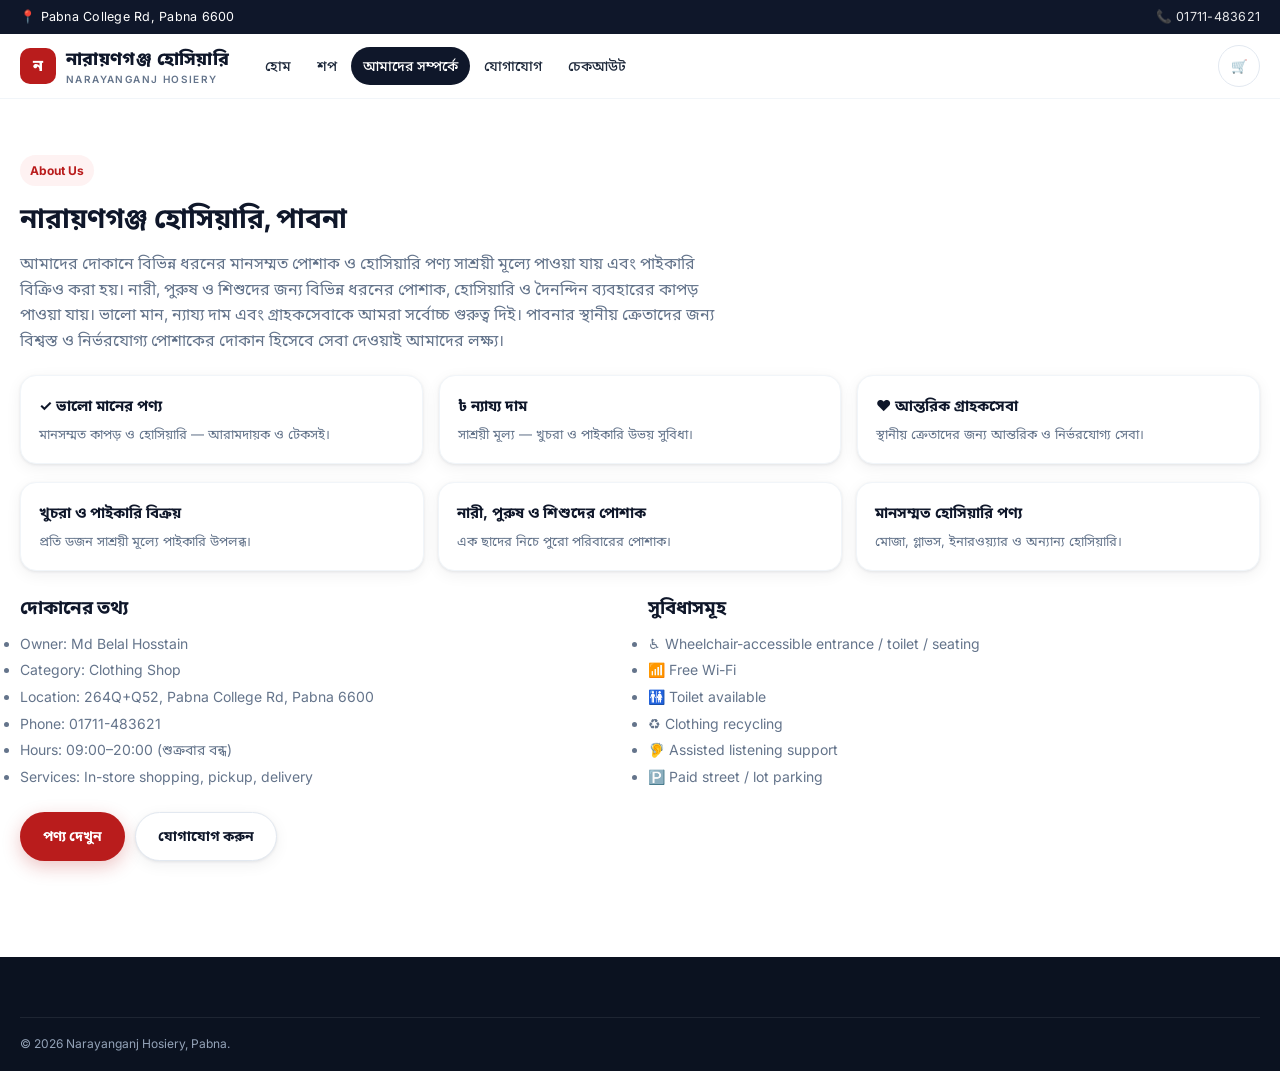
<file: about.html>
<!doctype html>
<html lang="bn">
<head>
<meta charset="utf-8"><meta name="viewport" content="width=device-width,initial-scale=1">
<title>আমাদের সম্পর্কে — নারায়ণগঞ্জ হোসিয়ারি, পাবনা</title>
<link rel="icon" href="data:image/svg+xml,<svg xmlns='http://www.w3.org/2000/svg' viewBox='0 0 100 100'><rect width='100' height='100' rx='18' fill='%23B91C1C'/><text x='50' y='62' font-size='44' text-anchor='middle' fill='white'>ন</text></svg>">
<link rel="stylesheet" href="css/style.css"><link rel="stylesheet" href="css/responsive.css">
</head>
<body>
<div class="topbar"><div class="container"><div class="topbar-left"><span>📍 Pabna College Rd, Pabna 6600</span></div><div class="topbar-right"><a href="tel:01711483621">📞 01711-483621</a></div></div></div>
<header class="header"><div class="container header-inner">
  <a href="index.html" class="logo"><span class="logo-mark">ন</span><span>নারায়ণগঞ্জ হোসিয়ারি<small>Narayanganj Hosiery</small></span></a>
  <nav class="nav"><a href="index.html">হোম</a><a href="shop.html">শপ</a><a href="about.html" class="active">আমাদের সম্পর্কে</a><a href="contact.html">যোগাযোগ</a><a href="checkout.html">চেকআউট</a></nav>
  <div class="header-actions"><button class="icon-btn" onclick="openCartDrawer()">🛒<span class="cart-badge" data-cart-count style="display:none">0</span></button><button id="hamburger" class="hamburger">☰</button></div>
</div></header>
<div id="mobileNav" class="mobile-nav"><div class="mobile-nav-backdrop" data-close-mobile></div><div class="mobile-nav-panel"><div style="display:flex;justify-content:space-between"><b>মেনু</b><button class="icon-btn" data-close-mobile>✕</button></div><nav class="nav"><a href="index.html">হোম</a><a href="shop.html">শপ</a><a href="about.html">আমাদের সম্পর্কে</a><a href="contact.html">যোগাযোগ</a></nav></div></div>

<main>
  <section class="section">
    <div class="container">
      <div class="pill">About Us</div>
      <h1 style="font-size:28px;margin:10px 0">নারায়ণগঞ্জ হোসিয়ারি, পাবনা</h1>
      <p style="color:var(--muted);max-width:70ch">আমাদের দোকানে বিভিন্ন ধরনের মানসম্মত পোশাক ও হোসিয়ারি পণ্য সাশ্রয়ী মূল্যে পাওয়া যায় এবং পাইকারি বিক্রিও করা হয়। নারী, পুরুষ ও শিশুদের জন্য বিভিন্ন ধরনের পোশাক, হোসিয়ারি ও দৈনন্দিন ব্যবহারের কাপড় পাওয়া যায়। ভালো মান, ন্যায্য দাম এবং গ্রাহকসেবাকে আমরা সর্বোচ্চ গুরুত্ব দিই। পাবনার স্থানীয় ক্রেতাদের জন্য বিশ্বস্ত ও নির্ভরযোগ্য পোশাকের দোকান হিসেবে সেবা দেওয়াই আমাদের লক্ষ্য।</p>

      <div class="feature-grid" style="margin-top:22px">
        <div class="feature"><h4>✓ ভালো মানের পণ্য</h4><p>মানসম্মত কাপড় ও হোসিয়ারি — আরামদায়ক ও টেকসই।</p></div>
        <div class="feature"><h4>৳ ন্যায্য দাম</h4><p>সাশ্রয়ী মূল্য — খুচরা ও পাইকারি উভয় সুবিধা।</p></div>
        <div class="feature"><h4>♥ আন্তরিক গ্রাহকসেবা</h4><p>স্থানীয় ক্রেতাদের জন্য আন্তরিক ও নির্ভরযোগ্য সেবা।</p></div>
      </div>

      <div style="display:grid;grid-template-columns:repeat(3,1fr);gap:14px;margin-top:18px">
        <div class="feature"><h4>খুচরা ও পাইকারি বিক্রয়</h4><p>প্রতি ডজন সাশ্রয়ী মূল্যে পাইকারি উপলব্ধ।</p></div>
        <div class="feature"><h4>নারী, পুরুষ ও শিশুদের পোশাক</h4><p>এক ছাদের নিচে পুরো পরিবারের পোশাক।</p></div>
        <div class="feature"><h4>মানসম্মত হোসিয়ারি পণ্য</h4><p>মোজা, গ্লাভস, ইনারওয়্যার ও অন্যান্য হোসিয়ারি।</p></div>
      </div>

      <div style="display:grid;grid-template-columns:1fr 1fr;gap:16px;margin-top:22px">
        <div class="card"><div class="card-body"><h3>দোকানের তথ্য</h3><ul style="font-size:14px;color:var(--muted);margin-top:8px;line-height:1.9">
          <li>Owner: Md Belal Hosstain</li><li>Category: Clothing Shop</li><li>Location: 264Q+Q52, Pabna College Rd, Pabna 6600</li><li>Phone: 01711-483621</li><li>Hours: 09:00–20:00 (শুক্রবার বন্ধ)</li><li>Services: In-store shopping, pickup, delivery</li></ul></div></div>
        <div class="card"><div class="card-body"><h3>সুবিধাসমূহ</h3><ul style="font-size:14px;color:var(--muted);margin-top:8px;line-height:1.9">
          <li>♿ Wheelchair-accessible entrance / toilet / seating</li><li>📶 Free Wi-Fi</li><li>🚻 Toilet available</li><li>♻️ Clothing recycling</li><li>🦻 Assisted listening support</li><li>🅿️ Paid street / lot parking</li></ul></div></div>
      </div>

      <div style="margin-top:22px;display:flex;gap:10px;flex-wrap:wrap"><a href="shop.html" class="btn btn-primary">পণ্য দেখুন</a><a href="contact.html" class="btn btn-secondary">যোগাযোগ করুন</a></div>
    </div>
  </section>
</main>

<footer class="footer"><div class="container"><div class="footer-bottom"><span>© 2026 Narayanganj Hosiery, Pabna.</span></div></div></footer>
<div id="cartDrawer" class="drawer"><div class="drawer-backdrop" data-close-drawer></div><div class="drawer-panel"><div class="drawer-head"><h3>শপিং কার্ট</h3><button class="icon-btn" data-close-drawer>✕</button></div><div id="cartBody" class="drawer-body"></div><div id="cartFoot" class="drawer-foot"><div id="cartSummary"></div></div></div></div>
<div id="toasts" class="toasts"></div>
<script src="js/config.js"></script><script src="js/products.js"></script><script src="js/cart.js"></script><script src="js/app.js"></script>
</body>
</html>
</file>
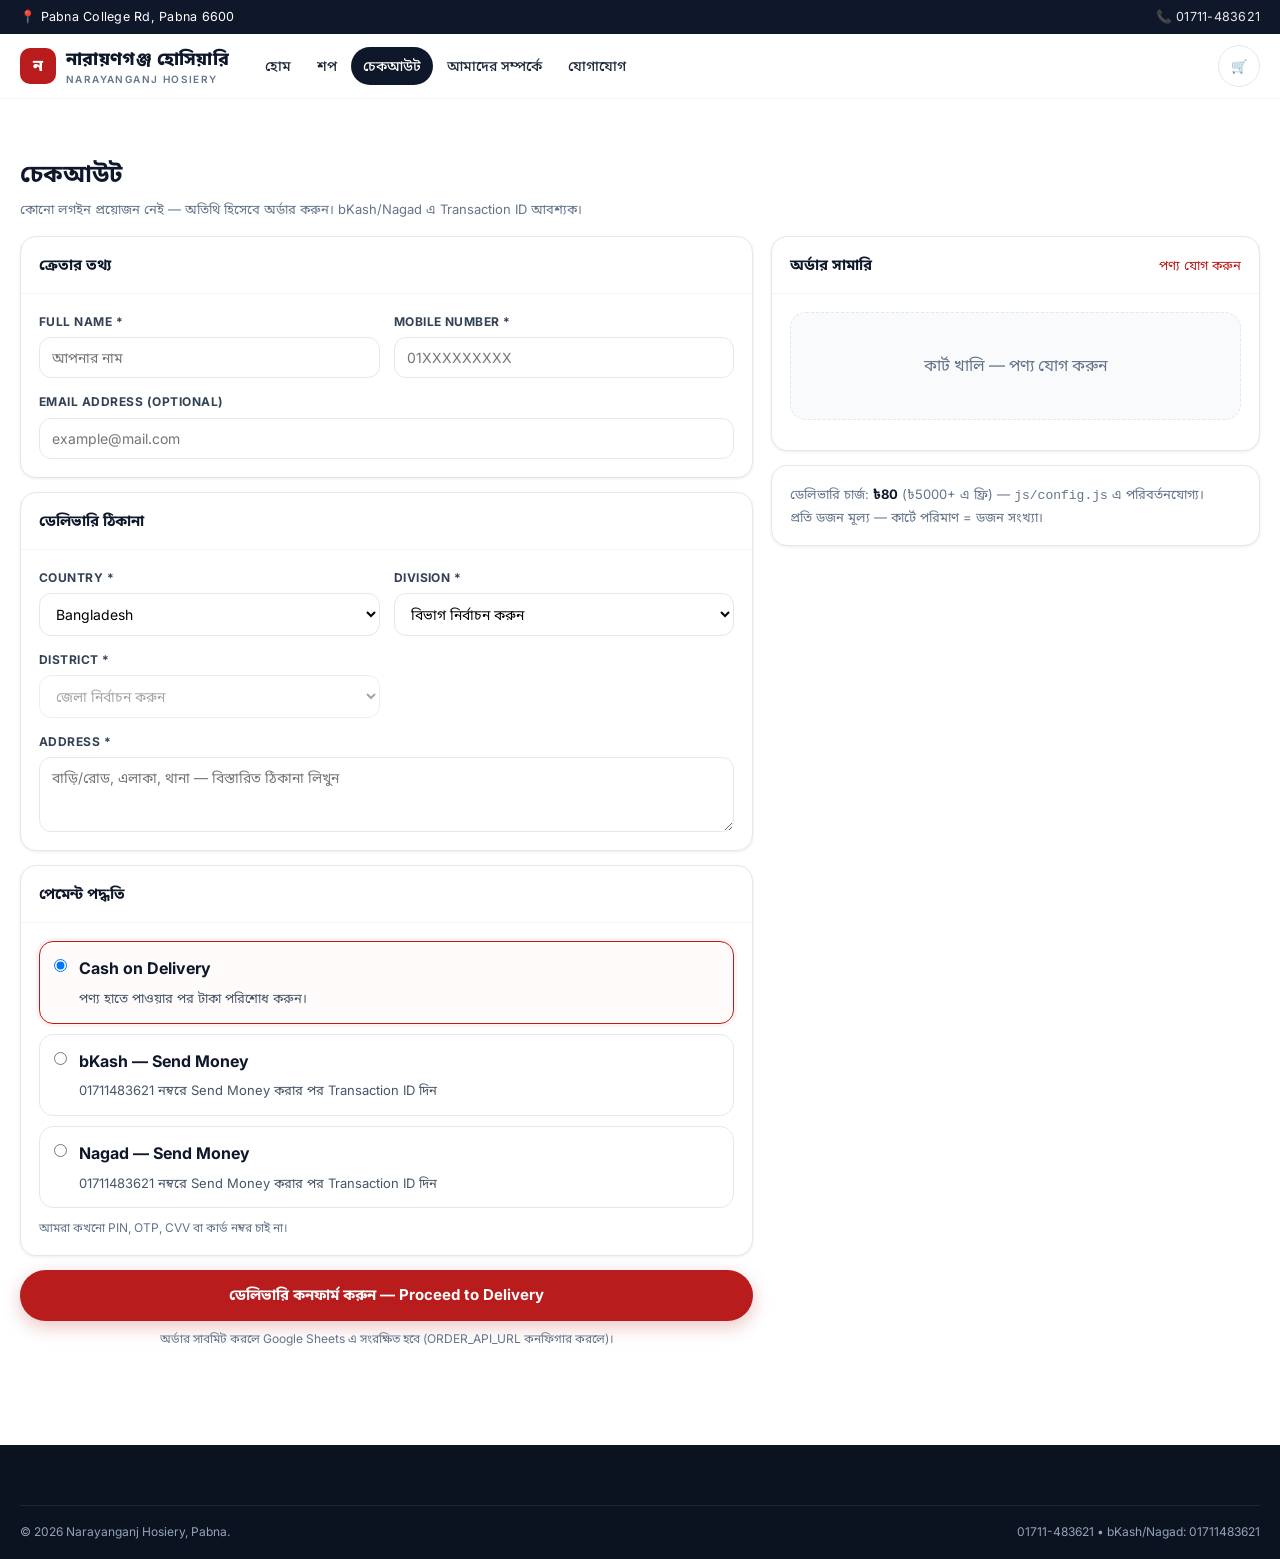
<file: checkout.html>
<!doctype html>
<html lang="bn">
<head>
<meta charset="utf-8"><meta name="viewport" content="width=device-width,initial-scale=1">
<title>চেকআউট — নারায়ণগঞ্জ হোসিয়ারি, পাবনা</title>
<link rel="icon" href="data:image/svg+xml,<svg xmlns='http://www.w3.org/2000/svg' viewBox='0 0 100 100'><rect width='100' height='100' rx='18' fill='%23B91C1C'/><text x='50' y='62' font-size='44' text-anchor='middle' fill='white'>ন</text></svg>">
<link rel="stylesheet" href="css/style.css"><link rel="stylesheet" href="css/responsive.css"><link rel="stylesheet" href="css/checkout.css">
</head>
<body>
<div class="topbar"><div class="container"><div class="topbar-left"><span>📍 Pabna College Rd, Pabna 6600</span></div><div class="topbar-right"><a href="tel:01711483621">📞 01711-483621</a></div></div></div>
<header class="header"><div class="container header-inner">
  <a href="index.html" class="logo"><span class="logo-mark">ন</span><span>নারায়ণগঞ্জ হোসিয়ারি<small>Narayanganj Hosiery</small></span></a>
  <nav class="nav"><a href="index.html">হোম</a><a href="shop.html">শপ</a><a href="checkout.html" class="active">চেকআউট</a><a href="about.html">আমাদের সম্পর্কে</a><a href="contact.html">যোগাযোগ</a></nav>
  <div class="header-actions"><button class="icon-btn" onclick="openCartDrawer()">🛒<span class="cart-badge" data-cart-count style="display:none">0</span></button><button id="hamburger" class="hamburger">☰</button></div>
</div></header>
<div id="mobileNav" class="mobile-nav"><div class="mobile-nav-backdrop" data-close-mobile></div><div class="mobile-nav-panel"><div style="display:flex;justify-content:space-between"><b>মেনু</b><button class="icon-btn" data-close-mobile>✕</button></div><nav class="nav"><a href="index.html">হোম</a><a href="shop.html">শপ</a><a href="checkout.html">চেকআউট</a><a href="about.html">আমাদের সম্পর্কে</a><a href="contact.html">যোগাযোগ</a></nav></div></div>

<main class="section">
  <div class="container">
    <!-- Success -->
    <div id="successSection" style="display:none">
      <div class="success-wrap card"><div class="card-body">
        <div class="success-icon">✓</div>
        <h1 style="font-size:22px">অর্ডার সফলভাবে গ্রহণ করা হয়েছে ✓</h1>
        <p class="muted" style="font-size:14px;margin:6px 0 16px">Order Submitted Successfully — THANK YOU FOR SHOPPING HERE. WE WILL CONTACT YOU SOON.</p>
        <div style="text-align:left;background:var(--bg-soft);border:1px solid var(--border-light);border-radius:14px;padding:14px;display:grid;gap:8px;font-size:14px">
          <div style="display:flex;justify-content:space-between"><span class="muted">Order ID</span><b id="successOrderId">—</b></div>
          <div style="display:flex;justify-content:space-between"><span class="muted">Customer</span><b id="successName">—</b></div>
          <div style="display:flex;justify-content:space-between"><span class="muted">Total</span><b id="successTotal">—</b></div>
          <div style="display:flex;justify-content:space-between"><span class="muted">Payment</span><b id="successPay">—</b></div>
          <div style="display:flex;justify-content:space-between"><span class="muted">District</span><b id="successDistrict">—</b></div>
        </div>
        <div style="display:flex;gap:10px;margin-top:16px;justify-content:center;flex-wrap:wrap"><a href="shop.html" class="btn btn-primary">কেনাকাটা চালিয়ে যান</a><a href="index.html" class="btn btn-secondary">হোমে ফিরুন</a></div>
      </div></div>
    </div>

    <div id="checkoutSection">
      <h1 style="font-size:24px;margin-bottom:6px">চেকআউট</h1>
      <p class="muted" style="font-size:13px;margin-bottom:16px">কোনো লগইন প্রয়োজন নেই — অতিথি হিসেবে অর্ডার করুন। bKash/Nagad এ Transaction ID আবশ্যক।</p>
      <div class="checkout-layout">
        <!-- Form -->
        <form id="checkoutForm" novalidate>
          <div class="card" style="margin-bottom:14px">
            <div class="card-head"><h3 style="font-size:15px">ক্রেতার তথ্য</h3></div>
            <div class="card-body form-grid">
              <div class="field"><label for="customerName">Full Name *</label><input id="customerName" placeholder="আপনার নাম"><span class="err-msg"></span></div>
              <div class="field"><label for="mobile">Mobile Number *</label><input id="mobile" placeholder="01XXXXXXXXX" inputmode="numeric"><span class="err-msg"></span></div>
              <div class="field full"><label for="email">Email Address (optional)</label><input id="email" type="email" placeholder="example@mail.com"><span class="err-msg"></span></div>
            </div>
          </div>

          <div class="card" style="margin-bottom:14px">
            <div class="card-head"><h3 style="font-size:15px">ডেলিভারি ঠিকানা</h3></div>
            <div class="card-body form-grid">
              <div class="field"><label for="country">Country *</label><select id="country"><option>Bangladesh</option></select><span class="err-msg"></span></div>
              <div class="field"><label for="division">Division *</label><select id="division"><option value="">বিভাগ নির্বাচন করুন</option></select><span class="err-msg"></span></div>
              <div class="field"><label for="district">District *</label><select id="district" disabled><option value="">জেলা নির্বাচন করুন</option></select><span class="err-msg"></span></div>
              <div class="field full"><label for="address">Address *</label><textarea id="address" rows="3" placeholder="বাড়ি/রোড, এলাকা, থানা — বিস্তারিত ঠিকানা লিখুন"></textarea><span class="err-msg"></span></div>
            </div>
          </div>

          <div class="card" style="margin-bottom:14px">
            <div class="card-head"><h3 style="font-size:15px">পেমেন্ট পদ্ধতি</h3></div>
            <div class="card-body">
              <div id="payOptions" class="pay-options">
                <label class="pay-option active"><input type="radio" name="payment" value="cod" checked><span><b>Cash on Delivery</b><div class="pay-meta" id="payInfo">পণ্য হাতে পাওয়ার পর টাকা পরিশোধ করুন।</div></span></label>
                <label class="pay-option"><input type="radio" name="payment" value="bkash"><span><b>bKash — Send Money</b><div class="pay-meta">01711483621 নম্বরে Send Money করার পর Transaction ID দিন</div></span></label>
                <label class="pay-option"><input type="radio" name="payment" value="nagad"><span><b>Nagad — Send Money</b><div class="pay-meta">01711483621 নম্বরে Send Money করার পর Transaction ID দিন</div></span></label>
              </div>
              <div id="txnBox" class="txn-box">
                <div class="field"><label for="transactionId">Transaction ID *</label><input id="transactionId" placeholder="e.g. 8N7K2P4Q9R"><span class="err-msg"></span><span class="muted" style="font-size:12px">bKash/Nagad Send Money করার পর প্রাপ্ত Transaction ID লিখুন। PIN/OTP দেবেন না।</span></div>
              </div>
              <p class="muted" style="font-size:12px;margin-top:10px">আমরা কখনো PIN, OTP, CVV বা কার্ড নম্বর চাই না।</p>
            </div>
          </div>

          <button id="submitBtn" type="submit" class="btn btn-primary" style="width:100%;padding:14px;font-size:15px">ডেলিভারি কনফার্ম করুন — Proceed to Delivery</button>
          <p class="muted" style="font-size:12px;text-align:center;margin-top:8px">অর্ডার সাবমিট করলে Google Sheets এ সংরক্ষিত হবে (ORDER_API_URL কনফিগার করলে)।</p>
        </form>

        <!-- Summary -->
        <div>
          <div class="card">
            <div class="card-head"><h3 style="font-size:15px">অর্ডার সামারি</h3><a href="shop.html" style="font-size:13px;color:var(--accent)">পণ্য যোগ করুন</a></div>
            <div class="card-body">
              <div id="orderSummaryItems" class="order-items"></div>
              <div id="orderTotals" style="margin-top:12px"></div>
            </div>
          </div>
          <div class="card" style="margin-top:14px"><div class="card-body" style="font-size:13px;color:var(--muted)">ডেলিভারি চার্জ: <b style="color:var(--dark)">৳80</b> (৳5000+ এ ফ্রি) — <code>js/config.js</code> এ পরিবর্তনযোগ্য।<br>প্রতি ডজন মূল্য — কার্টে পরিমাণ = ডজন সংখ্যা।</div></div>
        </div>
      </div>
    </div>
  </div>
</main>

<footer class="footer"><div class="container"><div class="footer-bottom"><span>© 2026 Narayanganj Hosiery, Pabna.</span><span>01711-483621 • bKash/Nagad: 01711483621</span></div></div></footer>

<div id="cartDrawer" class="drawer"><div class="drawer-backdrop" data-close-drawer></div><div class="drawer-panel"><div class="drawer-head"><h3>শপিং কার্ট</h3><button class="icon-btn" data-close-drawer>✕</button></div><div id="cartBody" class="drawer-body"></div><div id="cartFoot" class="drawer-foot"><div id="cartSummary"></div></div></div></div>
<div id="toasts" class="toasts"></div>
<script src="js/config.js"></script><script src="js/products.js"></script><script src="js/cart.js"></script><script src="js/app.js"></script><script src="js/checkout.js"></script>
</body>
</html>
</file>
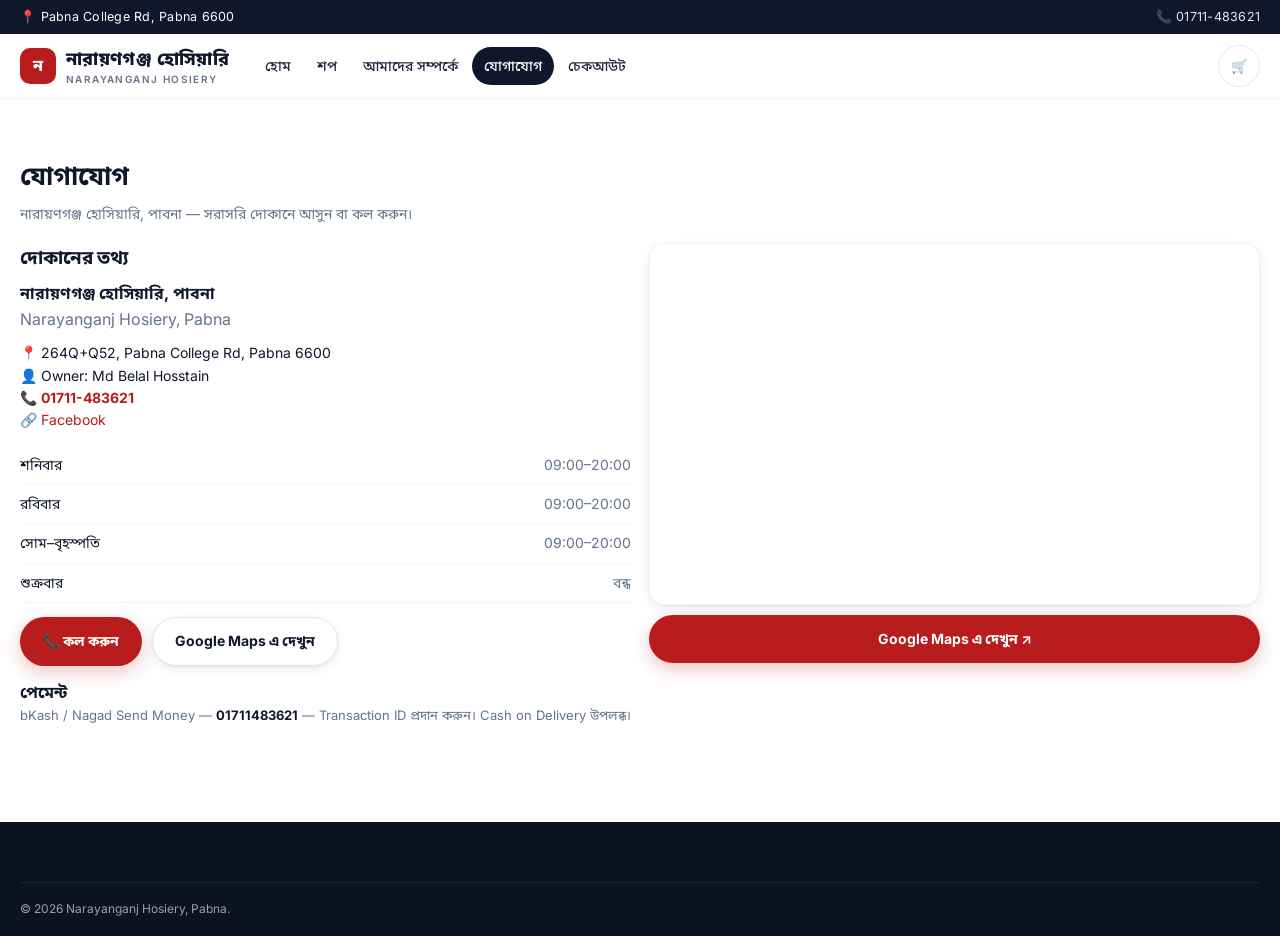
<file: contact.html>
<!doctype html>
<html lang="bn">
<head>
<meta charset="utf-8"><meta name="viewport" content="width=device-width,initial-scale=1">
<title>যোগাযোগ — নারায়ণগঞ্জ হোসিয়ারি, পাবনা</title>
<link rel="icon" href="data:image/svg+xml,<svg xmlns='http://www.w3.org/2000/svg' viewBox='0 0 100 100'><rect width='100' height='100' rx='18' fill='%23B91C1C'/><text x='50' y='62' font-size='44' text-anchor='middle' fill='white'>ন</text></svg>">
<link rel="stylesheet" href="css/style.css"><link rel="stylesheet" href="css/responsive.css">
</head>
<body>
<div class="topbar"><div class="container"><div class="topbar-left"><span>📍 Pabna College Rd, Pabna 6600</span></div><div class="topbar-right"><a href="tel:01711483621">📞 01711-483621</a></div></div></div>
<header class="header"><div class="container header-inner">
  <a href="index.html" class="logo"><span class="logo-mark">ন</span><span>নারায়ণগঞ্জ হোসিয়ারি<small>Narayanganj Hosiery</small></span></a>
  <nav class="nav"><a href="index.html">হোম</a><a href="shop.html">শপ</a><a href="about.html">আমাদের সম্পর্কে</a><a href="contact.html" class="active">যোগাযোগ</a><a href="checkout.html">চেকআউট</a></nav>
  <div class="header-actions"><button class="icon-btn" onclick="openCartDrawer()">🛒<span class="cart-badge" data-cart-count style="display:none">0</span></button><button id="hamburger" class="hamburger">☰</button></div>
</div></header>
<div id="mobileNav" class="mobile-nav"><div class="mobile-nav-backdrop" data-close-mobile></div><div class="mobile-nav-panel"><div style="display:flex;justify-content:space-between"><b>মেনু</b><button class="icon-btn" data-close-mobile>✕</button></div><nav class="nav"><a href="index.html">হোম</a><a href="shop.html">শপ</a><a href="about.html">আমাদের সম্পর্কে</a><a href="contact.html">যোগাযোগ</a></nav></div></div>

<main class="section">
  <div class="container">
    <h1 style="font-size:26px">যোগাযোগ</h1>
    <p class="muted" style="font-size:14px;margin:6px 0 18px">নারায়ণগঞ্জ হোসিয়ারি, পাবনা — সরাসরি দোকানে আসুন বা কল করুন।</p>

    <div style="display:grid;grid-template-columns:1fr 1fr;gap:18px;align-items:start">
      <div>
        <div class="card"><div class="card-body">
          <h3>দোকানের তথ্য</h3>
          <p style="margin-top:8px"><b>নারায়ণগঞ্জ হোসিয়ারি, পাবনা</b><br><span class="muted">Narayanganj Hosiery, Pabna</span></p>
          <p style="margin-top:10px;font-size:14px">📍 264Q+Q52, Pabna College Rd, Pabna 6600<br>👤 Owner: Md Belal Hosstain<br>📞 <a href="tel:01711483621" style="color:var(--accent);font-weight:700">01711-483621</a><br>🔗 <a href="https://www.facebook.com/md.belal.hossain.122481" target="_blank" rel="noopener" style="color:var(--accent)">Facebook</a></p>
          <table class="hours-table" style="margin-top:14px"><tr><td>শনিবার</td><td>09:00–20:00</td></tr><tr><td>রবিবার</td><td>09:00–20:00</td></tr><tr><td>সোম–বৃহস্পতি</td><td>09:00–20:00</td></tr><tr><td>শুক্রবার</td><td>বন্ধ</td></tr></table>
          <div style="display:flex;gap:10px;margin-top:14px;flex-wrap:wrap"><a href="tel:01711483621" class="btn btn-primary">📞 কল করুন</a><a href="https://maps.app.goo.gl/VRsFene5daTmZyXH8" target="_blank" rel="noopener" class="btn btn-secondary">Google Maps এ দেখুন</a></div>
        </div></div>
        <div class="card" style="margin-top:14px"><div class="card-body"><h4>পেমেন্ট</h4><p class="muted" style="font-size:13px">bKash / Nagad Send Money — <b style="color:var(--dark)">01711483621</b> — Transaction ID প্রদান করুন। Cash on Delivery উপলব্ধ।</p></div></div>
      </div>

      <div id="map">
        <div class="map-wrap"><iframe id="gmapFrame" loading="lazy" referrerpolicy="strict-origin-when-cross-origin" allowfullscreen></iframe></div>
        <a href="https://maps.app.goo.gl/VRsFene5daTmZyXH8" target="_blank" rel="noopener" class="btn btn-primary" style="width:100%;margin-top:10px">Google Maps এ দেখুন ↗</a>
      </div>
    </div>
  </div>
</main>

<footer class="footer"><div class="container"><div class="footer-bottom"><span>© 2026 Narayanganj Hosiery, Pabna.</span></div></div></footer>
<div id="cartDrawer" class="drawer"><div class="drawer-backdrop" data-close-drawer></div><div class="drawer-panel"><div class="drawer-head"><h3>শপিং কার্ট</h3><button class="icon-btn" data-close-drawer>✕</button></div><div id="cartBody" class="drawer-body"></div><div id="cartFoot" class="drawer-foot"><div id="cartSummary"></div></div></div></div>
<div id="toasts" class="toasts"></div>
<script src="js/config.js"></script><script src="js/products.js"></script><script src="js/cart.js"></script><script src="js/app.js"></script>
</body>
</html>
</file>
<file: css/style.css>
/* style.css — Narayanganj Hosiery */
@import url('https://fonts.googleapis.com/css2?family=Inter:wght@400;500;600;700;800&family=Noto+Sans+Bengali:wght@400;500;600;700&display=swap');

:root{
  --accent:#B91C1C;
  --accent-dark:#991B1B;
  --accent-light:#FEF2F2;
  --accent-soft:#FECACA;
  --dark:#0F172A;
  --dark2:#1E293B;
  --muted:#64748B;
  --muted2:#94A3B8;
  --border:#E2E8F0;
  --border-light:#F1F5F9;
  --bg:#FFFFFF;
  --bg-soft:#F8FAFC;
  --bg-warm:#FFFBF5;
  --radius:14px;
  --radius-lg:20px;
  --radius-xl:28px;
  --shadow:0 1px 3px rgba(15,23,42,.08), 0 4px 16px rgba(15,23,42,.06);
  --shadow-lg:0 8px 30px rgba(15,23,42,.12);
  --header-h:64px;
  --container:1280px;
}
*{margin:0;padding:0;box-sizing:border-box}
html{scroll-behavior:smooth;overflow-x:hidden}
body{
  font-family:'Inter','Noto Sans Bengali',system-ui,sans-serif;
  color:var(--dark); background:var(--bg);
  line-height:1.6; overflow-x:hidden;
  -webkit-font-smoothing:antialiased;
}
img{max-width:100%;display:block}
a{color:inherit;text-decoration:none}
button{font-family:inherit;cursor:pointer}
input,select,textarea{font-family:inherit}
.container{max-width:var(--container);margin:0 auto;padding:0 20px}
.section{padding:56px 0}
.section-title{
  font-size:26px;font-weight:800;letter-spacing:.08em;text-transform:uppercase;
  text-align:center;color:var(--dark);
}
.divider-row{
  display:flex;align-items:center;gap:16px;justify-content:center;margin-bottom:28px;
}
.divider-row .line{height:1px;background:var(--border);flex:1;max-width:160px}
.divider-row .line.short{max-width:48px}

/* Top bar */
.topbar{
  background:var(--dark);color:#fff;font-size:12.5px;
  padding:7px 0;letter-spacing:.02em;
}
.topbar .container{display:flex;justify-content:space-between;align-items:center;gap:12px;flex-wrap:wrap}
.topbar a{color:#fff;opacity:.9}
.topbar a:hover{opacity:1;text-decoration:underline}
.topbar-left,.topbar-right{display:flex;gap:16px;align-items:center;flex-wrap:wrap}

/* Header */
.header{
  position:sticky;top:0;z-index:40;background:rgba(255,255,255,.92);
  backdrop-filter:saturate(180%) blur(14px);
  border-bottom:1px solid var(--border-light);
}
.header-inner{
  display:flex;align-items:center;gap:16px;height:var(--header-h);
}
.logo{
  display:flex;align-items:center;gap:10px;font-weight:800;font-size:18px;letter-spacing:.02em;white-space:nowrap;
}
.logo-mark{
  width:36px;height:36px;border-radius:10px;background:var(--accent);color:#fff;
  display:grid;place-items:center;font-size:16px;font-weight:800;
}
.logo small{display:block;font-size:10px;font-weight:600;letter-spacing:.14em;text-transform:uppercase;color:var(--muted);margin-top:-2px}
.nav{
  display:flex;align-items:center;gap:2px;margin-left:8px;
}
.nav a{
  padding:8px 12px;border-radius:999px;font-size:14px;font-weight:500;color:var(--dark2);
}
.nav a:hover{background:var(--bg-soft)}
.nav a.active{background:var(--dark);color:#fff}
.header-actions{display:flex;align-items:center;gap:8px;margin-left:auto}
.search-box{
  position:relative;display:flex;align-items:center;
}
.search-box input{
  width:260px;padding:10px 36px 10px 14px;border:1px solid var(--border);border-radius:999px;
  background:var(--bg-soft);font-size:14px;outline:none;
}
.search-box input:focus{border-color:var(--accent);background:#fff;box-shadow:0 0 0 3px var(--accent-light)}
.search-box button{
  position:absolute;right:4px;width:30px;height:30px;border-radius:50%;border:0;background:var(--dark);color:#fff;display:grid;place-items:center;
}
.icon-btn{
  width:42px;height:42px;border-radius:50%;border:1px solid var(--border);background:#fff;display:grid;place-items:center;position:relative;
}
.icon-btn:hover{border-color:var(--dark)}
.cart-badge{
  position:absolute;top:-6px;right:-6px;min-width:20px;height:20px;padding:0 5px;border-radius:999px;background:var(--accent);color:#fff;
  font-size:11px;font-weight:700;display:grid;place-items:center;
}
.hamburger{display:none;width:42px;height:42px;border:1px solid var(--border);background:#fff;border-radius:10px;display:none;place-items:center}

/* Mobile nav drawer */
.mobile-nav{
  position:fixed;inset:0;z-index:60;display:none;
}
.mobile-nav.open{display:block}
.mobile-nav-backdrop{position:absolute;inset:0;background:rgba(15,23,42,.45);backdrop-filter:blur(2px)}
.mobile-nav-panel{
  position:absolute;left:0;top:0;bottom:0;width:84%;max-width:360px;background:#fff;overflow:auto;padding:20px;
  box-shadow:var(--shadow-lg);
}
.mobile-nav-panel .nav{flex-direction:column;align-items:stretch;margin:16px 0}
.mobile-nav-panel .nav a{padding:12px 14px;border-radius:12px}

/* Hero slider */
.hero-wrap{padding:18px 0 8px}
.hero{
  position:relative;overflow:hidden;border-radius:var(--radius-xl);
  background:linear-gradient(135deg,#FFF7ED 0%, #FEF2F2 55%, #FDF2F8 100%);
  min-height:420px;isolation:isolate;
}
.hero-track{display:flex;transition:transform .6s cubic-bezier(.4,0,.2,1);height:100%}
.hero-slide{
  min-width:100%;display:grid;grid-template-columns:1.15fr .85fr;gap:24px;align-items:center;
  padding:36px 40px;min-height:420px;position:relative;
}
.hero-content{position:relative;z-index:1}
.eyebrow{
  display:inline-flex;align-items:center;gap:8px;
  font-size:12px;font-weight:700;letter-spacing:.14em;text-transform:uppercase;color:var(--accent);
  background:var(--accent-light);padding:6px 12px;border-radius:999px;margin-bottom:14px;
}
.hero-title{
  font-size:42px;font-weight:800;line-height:1.05;letter-spacing:-.02em;color:var(--dark);
}
.hero-title span{color:var(--accent)}
.hero-desc{margin-top:12px;color:var(--muted);font-size:15px;max-width:48ch}
.hero-actions{display:flex;gap:12px;margin-top:22px;flex-wrap:wrap}
.btn{
  display:inline-flex;align-items:center;justify-content:center;gap:8px;
  padding:12px 22px;border-radius:999px;font-weight:700;font-size:14px;border:1px solid transparent;transition:.2s;
  white-space:nowrap;
}
.btn-primary{background:var(--accent);color:#fff;box-shadow:0 6px 18px rgba(185,28,28,.25)}
.btn-primary:hover{background:var(--accent-dark);transform:translateY(-1px)}
.btn-secondary{background:#fff;color:var(--dark);border-color:var(--border);box-shadow:var(--shadow)}
.btn-secondary:hover{border-color:var(--dark)}
.btn-ghost{background:transparent;border-color:var(--border);color:var(--dark)}
.hero-visual{
  position:relative;height:100%;min-height:320px;border-radius:20px;overflow:hidden;
  background:linear-gradient(180deg, rgba(255,255,255,.7), rgba(255,255,255,0));
  border:1px solid rgba(255,255,255,.8);
  display:grid;place-items:center;
}
.hero-visual-inner{
  width:100%;height:100%;min-height:320px;
  background: var(--bg-soft);
  display:block;position:relative;overflow:hidden;
  border-radius:14px;
}
.hero-visual-inner.hero-fallback{
  background: var(--bg-soft);
}
.hero-visual-inner::after{
  content:"";position:absolute;inset:0;
  background: radial-gradient(600px 300px at 70% 30%, rgba(255,255,255,.35), transparent 65%);
  pointer-events:none;z-index:1;
}
/* legacy placeholder - never show (removed from JS, kept as safety) */
.hero-placeholder{ display:none !important; }
.hero-slide img.hero-img{
  position:absolute;inset:0;width:100%;height:100%;object-fit:cover;object-position:center;
  display:block;z-index:2;border-radius:14px;
}
.hero-dots{
  position:absolute;left:50%;bottom:16px;transform:translateX(-50%);
  display:flex;gap:8px;z-index:2;
}
.hero-dots button{
  width:8px;height:8px;border-radius:999px;border:0;background:rgba(15,23,42,.2);transition:.2s;
}
.hero-dots button.active{width:28px;background:var(--accent)}
.hero-arrow{
  position:absolute;top:50%;transform:translateY(-50%);
  width:42px;height:42px;border-radius:50%;border:1px solid var(--border);background:rgba(255,255,255,.9);
  display:grid;place-items:center;z-index:2;backdrop-filter:blur(6px);
}
.hero-arrow:hover{background:#fff}
.hero-arrow.prev{left:14px}
.hero-arrow.next{right:14px}

/* Top categories strip */
.top-cats{
  display:grid;grid-template-columns:repeat(8,1fr);gap:12px;
}
.top-cat{
  background:#fff;border:1px solid var(--border-light);border-radius:16px;padding:14px 10px;text-align:center;
  transition:.2s;
}
.top-cat:hover{transform:translateY(-2px);box-shadow:var(--shadow);border-color:var(--border)}
.top-cat-icon{
  width:56px;height:56px;border-radius:14px;margin:0 auto 10px;display:grid;place-items:center;font-size:24px;
  background:var(--bg-soft);border:1px solid var(--border-light);
}
.top-cat b{font-size:13px;display:block}
.top-cat span{font-size:11px;color:var(--muted)}

/* Category cards */
.cat-grid{display:grid;grid-template-columns:repeat(4,1fr);gap:16px}
.cat-card{
  position:relative;overflow:hidden;border-radius:20px;background:#fff;border:1px solid var(--border-light);
  box-shadow:var(--shadow);transition:.25s;
}
.cat-card:hover{transform:translateY(-3px);box-shadow:var(--shadow-lg)}
.cat-card-media{
  height:180px;background:var(--bg-soft);display:grid;place-items:center;position:relative;overflow:hidden;
}
.cat-card-media .ph{font-size:42px}
.cat-card-body{padding:16px}
.cat-card-body h3{font-size:16px}
.cat-card-body p{font-size:13px;color:var(--muted);margin:4px 0 12px;min-height:38px}

/* Products */
.toolbar{
  display:flex;gap:12px;align-items:center;flex-wrap:wrap;margin-bottom:16px;
}
.toolbar .search-inline{flex:1;min-width:200px;position:relative}
.toolbar .search-inline input{
  width:100%;padding:11px 14px 11px 40px;border:1px solid var(--border);border-radius:12px;background:#fff;outline:none;
}
.toolbar .search-inline .si{position:absolute;left:12px;top:50%;transform:translateY(-50%);color:var(--muted)}
.chips{display:flex;gap:8px;flex-wrap:wrap}
.chip{
  padding:8px 14px;border-radius:999px;border:1px solid var(--border);background:#fff;font-size:13px;font-weight:600;
}
.chip.active{background:var(--dark);color:#fff;border-color:var(--dark)}
.select{
  padding:10px 12px;border:1px solid var(--border);border-radius:12px;background:#fff;font-size:13px;
}
.product-grid{
  display:grid;grid-template-columns:repeat(4,1fr);gap:16px;
}
.pcard{
  background:#fff;border:1px solid var(--border-light);border-radius:16px;overflow:hidden;
  display:flex;flex-direction:column;transition:.22s;position:relative;
}
.pcard:hover{transform:translateY(-3px);box-shadow:var(--shadow-lg)}
.pcard-media{
  position:relative;height:210px;background:linear-gradient(180deg,#F8FAFC,#FFFFFF);display:grid;place-items:center;overflow:hidden;
}
.pcard-media .ph{font-size:48px;transition:transform .3s}
.pcard:hover .ph{transform:scale(1.06)}
.badge{
  position:absolute;left:10px;top:10px;background:var(--accent);color:#fff;font-size:11px;font-weight:700;
  padding:5px 8px;border-radius:999px;
}
.badge.green{background:#059669}
.badge.dark{background:var(--dark)}
.pcard-body{padding:12px 14px 14px;display:flex;flex-direction:column;gap:8px;flex:1}
.pcard-cat{font-size:11px;font-weight:700;letter-spacing:.08em;text-transform:uppercase;color:var(--muted)}
.pcard-title{font-size:14px;font-weight:700;line-height:1.35;min-height:38px}
.pcard-price{display:flex;align-items:baseline;gap:8px;flex-wrap:wrap}
.pcard-price .now{font-weight:800;font-size:16px}
.pcard-price .old{color:var(--muted);text-decoration:line-through;font-size:13px}
.pcard-price .unit{font-size:11px;color:var(--muted);background:var(--bg-soft);padding:3px 7px;border-radius:999px;border:1px solid var(--border-light)}
.pcard-meta{font-size:11px;color:var(--muted);display:flex;gap:8px;align-items:center;flex-wrap:wrap}
.pcard-actions{display:flex;gap:8px;margin-top:auto}
.pcard-actions .btn{flex:1;padding:10px 12px;font-size:13px}
.pcard-actions .btn-icon{width:40px;flex:0 0 40px;padding:0;border-radius:12px;border:1px solid var(--border);background:#fff;display:grid;place-items:center}
.pcard-actions .btn-icon:hover{border-color:var(--dark)}
.stars{color:#F59E0B;letter-spacing:1px;font-size:12px}

/* Empty states */
.empty{
  text-align:center;padding:40px 20px;color:var(--muted);border:1px dashed var(--border);border-radius:16px;background:var(--bg-soft);
}

/* Drawer / Modal */
.drawer{
  position:fixed;inset:0;z-index:70;display:none;
}
.drawer.open{display:block}
.drawer-backdrop{position:absolute;inset:0;background:rgba(15,23,42,.45);backdrop-filter:blur(2px)}
.drawer-panel{
  position:absolute;right:0;top:0;bottom:0;width:100%;max-width:440px;background:#fff;display:flex;flex-direction:column;
  box-shadow:var(--shadow-lg);
}
.drawer-head{
  padding:16px 18px;border-bottom:1px solid var(--border-light);display:flex;align-items:center;justify-content:space-between;
}
.drawer-body{flex:1;overflow:auto;padding:14px}
.drawer-foot{padding:14px;border-top:1px solid var(--border-light);background:var(--bg-soft)}
.cart-item{
  display:grid;grid-template-columns:64px 1fr auto;gap:12px;padding:12px;border:1px solid var(--border-light);border-radius:14px;background:#fff;margin-bottom:10px;
}
.cart-item-media{width:64px;height:64px;border-radius:10px;background:var(--bg-soft);display:grid;place-items:center;font-size:22px}
.qty{display:inline-flex;align-items:center;border:1px solid var(--border);border-radius:999px;overflow:hidden;background:#fff}
.qty button{width:32px;height:32px;border:0;background:#fff;display:grid;place-items:center}
.qty span{min-width:32px;text-align:center;font-weight:700;font-size:13px}
.summary-row{display:flex;justify-content:space-between;padding:8px 0;font-size:14px}
.summary-row.total{font-weight:800;font-size:16px;border-top:1px solid var(--border);margin-top:6px;padding-top:12px}
.modal{
  position:fixed;inset:0;z-index:65;display:none;place-items:center;padding:18px;
}
.modal.open{display:grid}
.modal-backdrop{position:absolute;inset:0;background:rgba(15,23,42,.55);backdrop-filter:blur(4px)}
.modal-panel{
  position:relative;background:#fff;border-radius:20px;max-width:960px;width:100%;max-height:90vh;overflow:auto;
  box-shadow:var(--shadow-lg);display:grid;grid-template-columns:1fr 1fr;
}
.modal-media{
  background:#F8FAFC;
  padding:0;
  display:flex;align-items:center;justify-content:center;
  min-height:380px;
  max-height:540px;
  overflow:hidden;
  position:relative;
  border-radius:16px;
}
.modal-media img{
  width:100%;
  height:100%;
  max-height:540px;
  object-fit:contain;
  object-position:center;
  display:block;
  border-radius:16px;
  background:#F8FAFC;
}
.modal-media.img-error{
  background:#F1F5F9;
}
.modal-body{padding:18px}
.close-x{
  position:absolute;right:12px;top:12px;width:36px;height:36px;border-radius:50%;border:1px solid var(--border);background:#fff;display:grid;place-items:center;z-index:2;
}

/* Toasts */
.toasts{position:fixed;right:16px;bottom:16px;z-index:80;display:flex;flex-direction:column;gap:10px;pointer-events:none}
.toast{
  pointer-events:auto;background:var(--dark);color:#fff;padding:12px 14px;border-radius:12px;box-shadow:var(--shadow-lg);
  font-size:13px;max-width:360px;display:flex;gap:10px;align-items:flex-start;
}
.toast.ok{background:#065F46}
.toast.err{background:#991B1B}

/* About / Contact */
.feature-grid{display:grid;grid-template-columns:repeat(3,1fr);gap:16px}
.feature{
  background:#fff;border:1px solid var(--border-light);border-radius:16px;padding:18px;box-shadow:var(--shadow);
}
.feature h4{font-size:15px;margin-bottom:6px}
.feature p{font-size:13px;color:var(--muted)}
.map-wrap{border-radius:16px;overflow:hidden;border:1px solid var(--border-light);box-shadow:var(--shadow)}
.map-wrap iframe{width:100%;height:360px;border:0;display:block}
.hours-table{width:100%;border-collapse:collapse;font-size:14px}
.hours-table td{padding:8px 0;border-bottom:1px solid var(--border-light)}
.hours-table td:last-child{text-align:right;color:var(--muted)}

/* Footer */
.footer{background:#0B1220;color:#CBD5E1;padding:36px 0 18px;margin-top:40px}
.footer a{color:#CBD5E1}
.footer a:hover{color:#fff}
.footer-grid{display:grid;grid-template-columns:1.4fr .8fr .8fr 1.2fr;gap:24px}
.footer h4{color:#fff;font-size:14px;margin-bottom:12px;letter-spacing:.04em}
.footer p,.footer li{font-size:13px;line-height:1.7}
.footer ul{list-style:none}
.footer-bottom{
  margin-top:24px;padding-top:16px;border-top:1px solid rgba(255,255,255,.08);
  display:flex;justify-content:space-between;gap:12px;flex-wrap:wrap;font-size:12px;color:#94A3B8;
}

/* Utilities */
.muted{color:var(--muted)}
.pill{display:inline-flex;align-items:center;gap:6px;padding:6px 10px;border-radius:999px;background:var(--accent-light);color:var(--accent);font-size:12px;font-weight:700}
.back-to-top{
  position:fixed;right:16px;bottom:84px;z-index:30;width:42px;height:42px;border-radius:50%;border:1px solid var(--border);background:#fff;display:grid;place-items:center;box-shadow:var(--shadow);opacity:0;pointer-events:none;transition:.2s;
}
.back-to-top.show{opacity:1;pointer-events:auto}
.sr-only{position:absolute;width:1px;height:1px;padding:0;margin:-1px;overflow:hidden;clip:rect(0,0,0,0);white-space:nowrap;border:0}
</file>
<file: css/responsive.css>
/* responsive.css */
@media (max-width: 1100px){
  .product-grid{grid-template-columns:repeat(3,1fr)}
  .top-cats{grid-template-columns:repeat(4,1fr)}
  .cat-grid{grid-template-columns:repeat(2,1fr)}
  .footer-grid{grid-template-columns:1fr 1fr}
  .modal-panel{grid-template-columns:1fr}
}
@media (max-width: 860px){
  .nav{display:none}
  .hamburger{display:grid}
  .header-actions .search-box{display:none}
  .search-box.mobile{display:flex;flex:1}
  .hero-slide{grid-template-columns:1fr;min-height:auto}
  .hero-visual{min-height:220px}
  .hero-visual-inner{min-height:220px}
  .hero-title{font-size:30px}
  .top-cats{grid-template-columns:repeat(4,1fr);overflow:auto;scroll-snap-type:x mandatory;padding-bottom:6px}
  .top-cats::-webkit-scrollbar{display:none}
  .top-cat{scroll-snap-align:start;min-width:0}
  .feature-grid{grid-template-columns:1fr}
  .product-grid{grid-template-columns:repeat(2,1fr)}
}
@media (max-width: 560px){
  :root{--header-h:60px}
  .container{padding:0 14px}
  .hero-wrap{padding:12px 0 6px}
  .hero{border-radius:20px;min-height:380px}
  .hero-slide{padding:22px 18px;gap:16px}
  .hero-title{font-size:26px}
  .hero-desc{font-size:14px}
  .product-grid{grid-template-columns:repeat(2,1fr);gap:10px}
  .pcard-media{height:170px}
  .pcard-body{padding:10px}
  .top-cats{grid-template-columns:repeat(8, 120px);gap:10px}
  .cat-grid{grid-template-columns:1fr}
  .section{padding:36px 0}
  .section-title{font-size:20px}
  .drawer-panel{max-width:100%}
  .footer-grid{grid-template-columns:1fr}
  .toolbar{flex-direction:column;align-items:stretch}
}
</file>
<file: css/checkout.css>
/* checkout.css */
.checkout-layout{display:grid;grid-template-columns:1.2fr .8fr;gap:18px;align-items:start}
.card{background:#fff;border:1px solid #E2E8F0;border-radius:16px;box-shadow:0 1px 3px rgba(15,23,42,.08);overflow:hidden}
.card-head{padding:16px 18px;border-bottom:1px solid #F1F5F9;display:flex;align-items:center;justify-content:space-between;gap:12px}
.card-body{padding:18px}
.form-grid{display:grid;grid-template-columns:1fr 1fr;gap:14px}
.form-grid .full{grid-column:1 / -1}
.field{display:flex;flex-direction:column;gap:6px}
.field label{font-size:12px;font-weight:700;letter-spacing:.04em;text-transform:uppercase;color:#334155}
.field input,.field select,.field textarea{
  padding:11px 12px;border:1px solid #E2E8F0;border-radius:12px;background:#fff;outline:none;font-size:14px;
}
.field input:focus,.field select:focus,.field textarea:focus{border-color:#B91C1C;box-shadow:0 0 0 3px #FEF2F2}
.field .err-msg{font-size:12px;color:#B91C1C;display:none}
.field.invalid .err-msg{display:block}
.field.invalid input,.field.invalid select,.field.invalid textarea{border-color:#F87171;background:#FFF1F2}
.pay-options{display:grid;gap:10px}
.pay-option{
  display:flex;gap:12px;align-items:flex-start;padding:14px;border:1px solid #E2E8F0;border-radius:14px;cursor:pointer;background:#fff;
}
.pay-option.active{border-color:#B91C1C;background:#FFFBFB;box-shadow:0 0 0 3px #FEF2F2}
.pay-option input{margin-top:3px}
.pay-meta{font-size:13px;color:#475569;margin-top:6px}
.pay-meta strong{color:#0F172A}
.txn-box{margin-top:10px;display:none}
.txn-box.show{display:block}
.order-items{display:flex;flex-direction:column;gap:10px}
.order-item{display:grid;grid-template-columns:48px 1fr auto;gap:10px;align-items:center;padding:10px;border:1px solid #F1F5F9;border-radius:12px;background:#F8FAFC}
.success-wrap{max-width:720px;margin:0 auto;text-align:center;padding:30px 18px}
.success-icon{width:72px;height:72px;border-radius:50%;background:#ECFDF5;color:#059669;display:grid;place-items:center;font-size:32px;margin:0 auto 14px;border:1px solid #A7F3D0}
@media (max-width: 900px){
  .checkout-layout{grid-template-columns:1fr}
  .form-grid{grid-template-columns:1fr}
}
</file>
